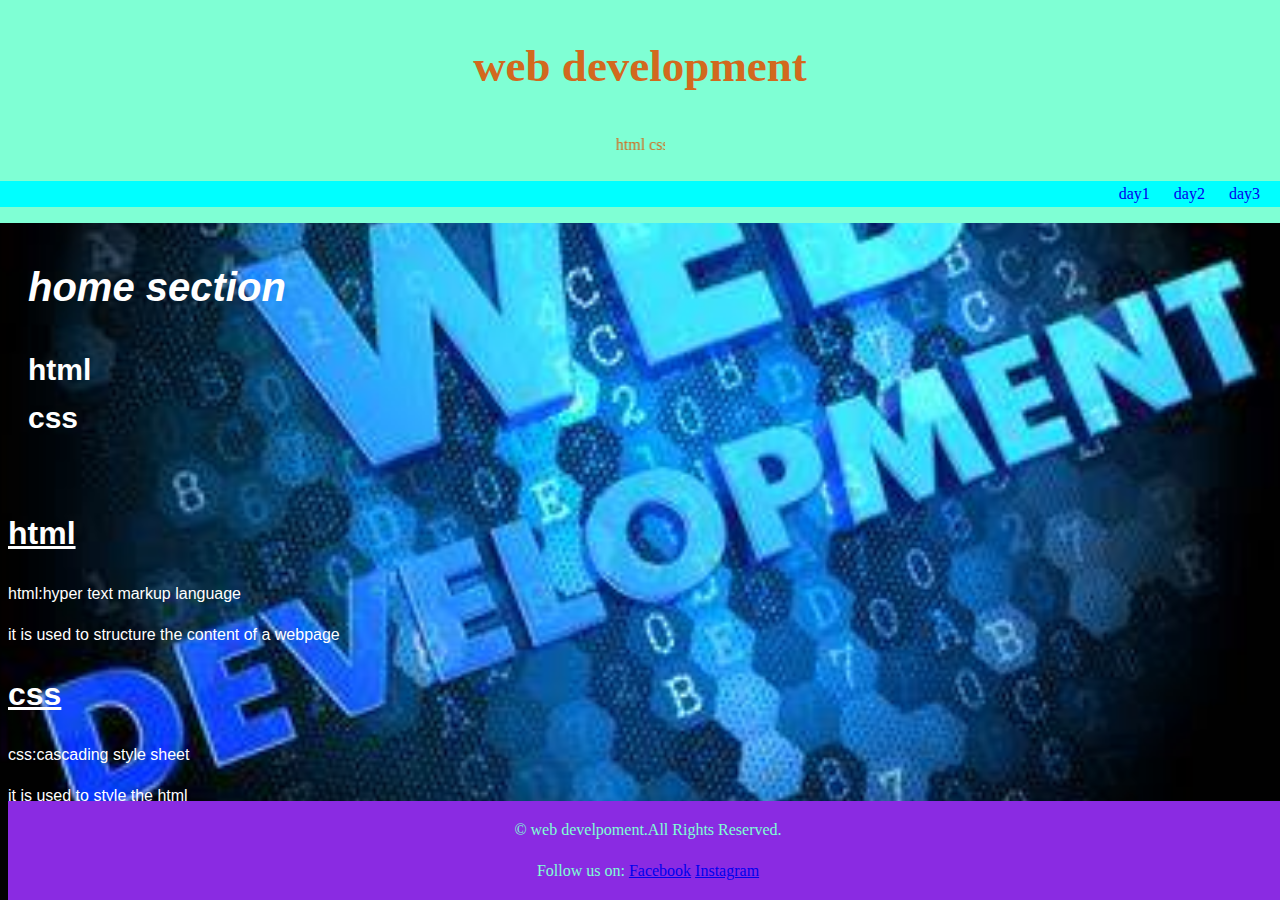
<file: index.html>
<!DOCTYPE html>
<html lang="en">
<head>
    <meta charset="UTF-8">
    <meta name="viewport" content="width=device-width, initial-scale=1.0">
    <title>Document</title>
    
</head>
<link rel="stylesheet" href="styles.css">
<header>
    <h1>web development</h1>
    <marquee width="50" direction="left to right">
        html css 
    </marquee>
    <nav>
        <ul>
            <li><a href="index.html">day1</a></li>
            <li><a href="day2.html"> day2</a></li>
            <li><a href="day3audioandvideo.html"> day3 </a></li>
           
        </ul>
    </nav>
</header>
<body>
    <main>
        <section id="day1">
            <h1><b><i>home section</i></b></h1>
            <h2>html
            <br>css
            </h2>
        </section>
    </main>
    </body>
    <div id="html" type="text">
        <h1><b><u>html</u></b></h1>
        <p>html:hyper text markup language</p>
        <p>it is used to structure the content of a webpage</p>
        </div>
        <div id="css" type="text">
        <h1><b><u>css</u></b></h1>
        <p>css:cascading style sheet</p>
        <p>it is used to style the html</p><br>
        </div>
        <br>
        <br>

        <footer>
        <p>&copy; web develpoment.All Rights Reserved.</p>
        <p>Follow us on: 
            <a href="https://facebook.com">Facebook</a> 
            <a href="https://instagram.com">Instagram</a>
        </p>
        </footer>
</body>
</html>
</file>
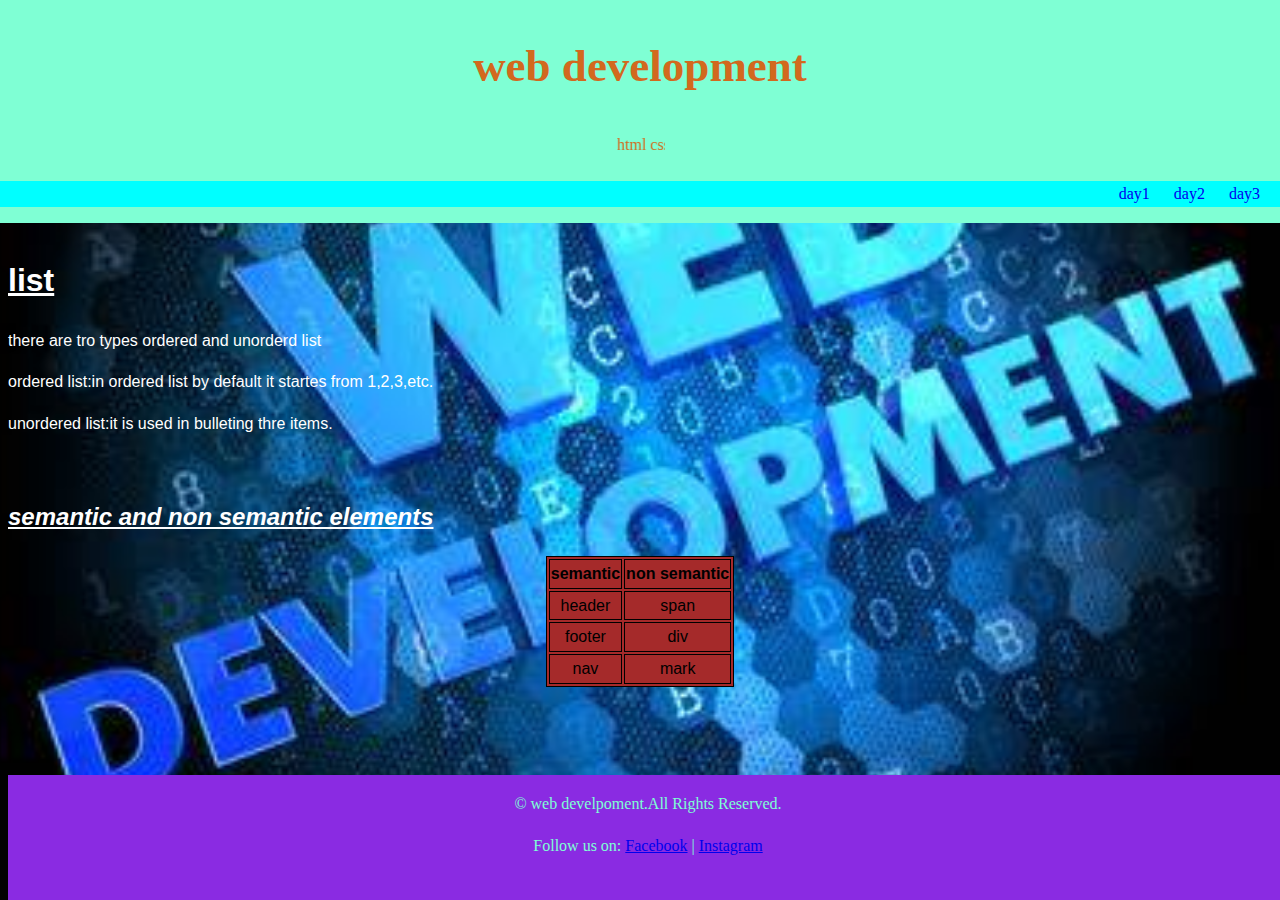
<file: day2.html>
<!DOCTYPE html>
<html lang="en">
<head>
    <meta charset="UTF-8">
    <meta name="viewport" content="width=, initial-scale=1.0">
    <title>Document</title>
</head>
<link rel="stylesheet" href="styles.css">
<header>
    <h1>web development</h1>
    <marquee width="50" direction="left to right">
        html css 
    </marquee>
    <nav>
        <ul>
            <li><a href="index.html">day1</a></li>
            <li><a href="day2.html"> day2</a></li>
            <li><a href="day3audioandvideo.html"> day3 </a></li>
            
        </ul>
    </nav>
</header>
<body>
    <div class="list">
    <br>
    <h1><b><u>list</u></b></h1>
    <p>there are tro types ordered and unorderd list</p>
    <p>ordered list:in ordered list by default it startes from 1,2,3,etc.</p>
    <p>unordered list:it is used in bulleting thre items.</p>
    </div>
    <table style="background-color: brown;">
        <br>
        <h2><b><u><i>semantic and non semantic elements</i></u></b></h2>
        <tr>
            <th>semantic</th>
            <th>non semantic</th>
        </tr>
        <tr>
            <td>header</td>
            <td>span</td>
        </tr>
        <tr>
            <td>footer</td>
            <td>div</td>
        </tr>
        <tr>
            <td>nav</td>
            <td>mark</td>
            </tr>
    </table>
    <style>
        table,th,td{
            h2{
                text-align: center;
            }
            border:1px
            solid black;
            color:black;
            text-align: center;
            margin: auto;
        }
        list{
            text-align: center;
        }
    </style>
    </body>
    <br>
    <br>
    <br>
    <footer>
        <p>&copy; web develpoment.All Rights Reserved.</p>
        <p>Follow us on: 
            <a href="https://facebook.com">Facebook</a> | 
            <a href="https://instagram.com">Instagram</a>
        </p><br>
    </footer>
</html>
</file>
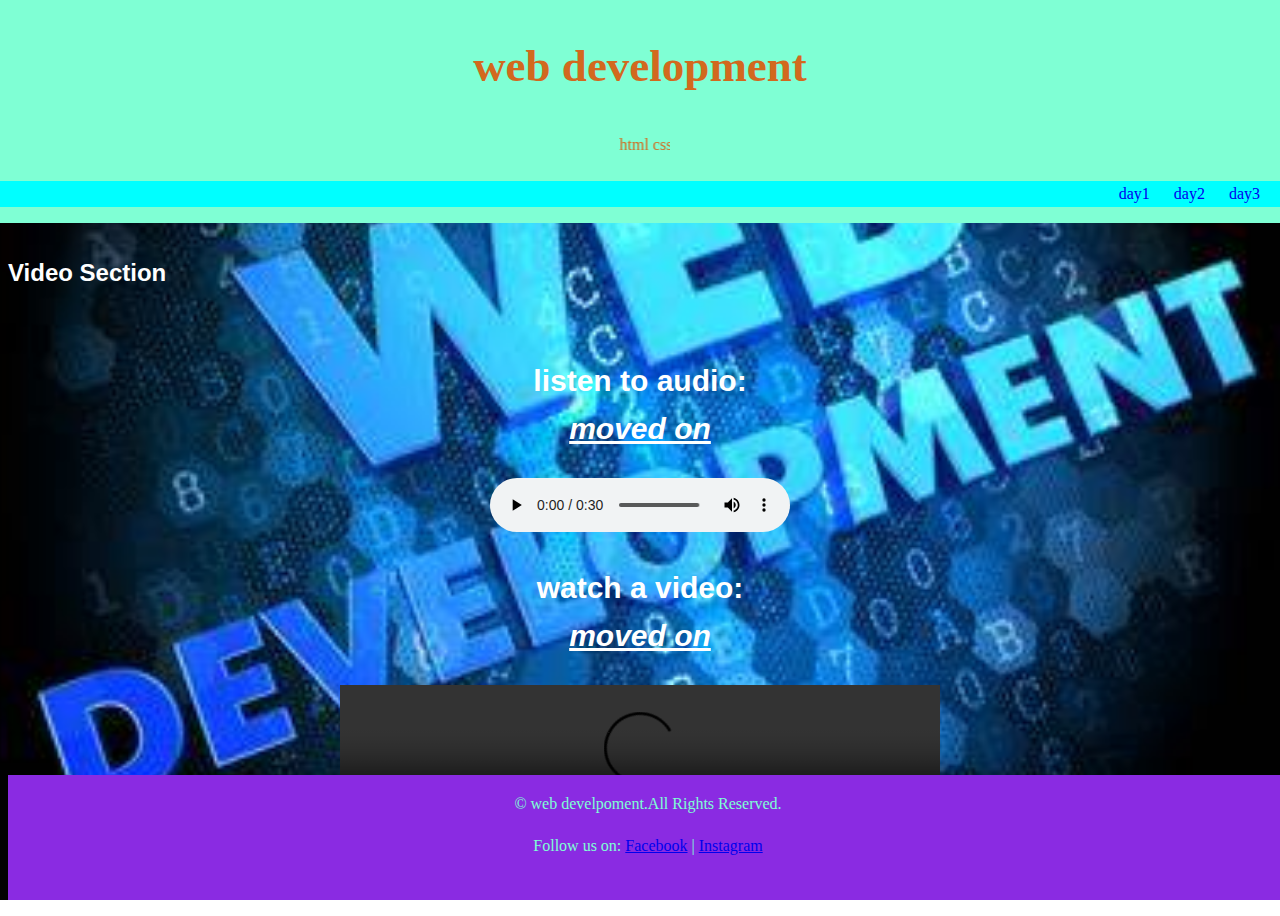
<file: day3audioandvideo.html>
<!DOCTYPE html>
<html lang="en">
<head>
    <meta charset="UTF-8">
    <meta name="viewport" content="width=device-width, initial-scale=1.0">
    <title>Document</title>
    <link rel="stylesheet" href="styles.css">
</head>
<header>
    <h1>web development</h1>
            <marquee width="60" direction="left to right">
                html css 
            </marquee>
                <nav>
                    <ul>
                        <li><a href="index.html">day1</a></li>
                        <li><a href="day2.html"> day2</a></li>
                        <li><a href="day3audioandvideo.html"> day3 </a></li>
                        
                     </ul>
                </nav>
</header>
<link rel="stylesheet" href="styles.css">
<body>
    <br>
        <h2>Video Section</h2>
    <main>
        <section>
            <h2>listen to audio:
                <br>
                <u><i>moved on</i></u>
                <br>
            </h2>
                <audio controls>
                    <source src="Mary on a cross-mobcupe.com.mp3" type="audio/mp3">
                </audio>
        </section>
    
        <section>
            <h2>watch a video:
                <br>
                <u><i>moved on</i></u>
                <br>
            </h2>
            <video width="600" controls>
                <source src="video.mp4" type="video/mp4">
            </video>
            <br>
            <br>
            </section>
            </main>
            <style>
                main{
                    text-align: center;
                }
                main section{
                    display: block;
                    margin: 10px;
                }
            </style>        
            <footer>
                <p>&copy; web develpoment.All Rights Reserved.</p>
                <p>Follow us on: 
                    <a href="https://facebook.com">Facebook</a> | 
                    <a href="https://instagram.com">Instagram</a>
                </p><br>
            </footer>
</body>
</html>
</file>
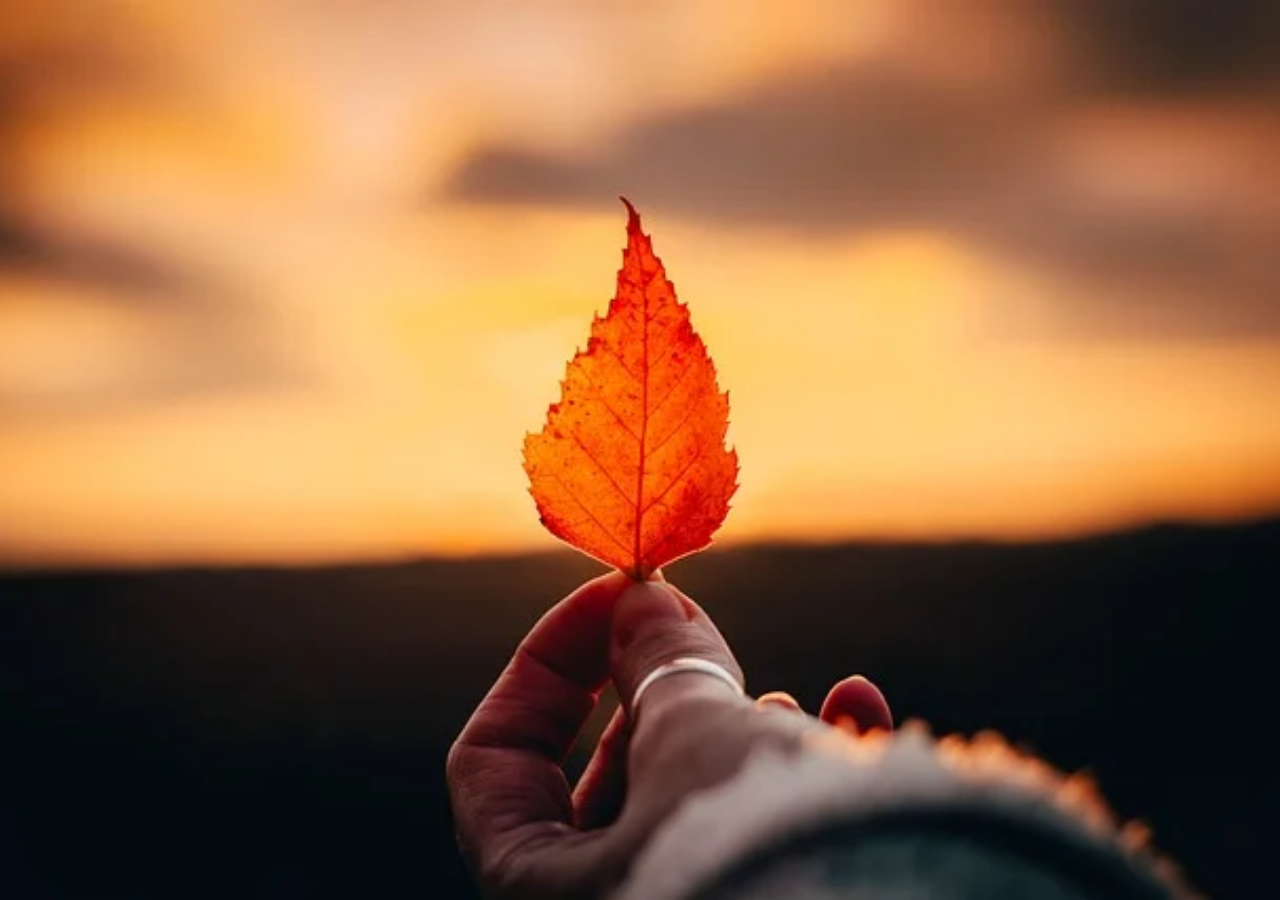
<file: index-1.html>
<!DOCTYPE html>
<html lang="en">
<head>
    <meta charset="UTF-8">
    <meta name="viewport" content="width=<nav>initial-scale=1.0">
    <title>stdio</title>
    <style>
        body {
    font-family: Arial, sans-serif;
    line-height: 1.6;
    padding-top: 200px; 
    background-image: url('123.webp');
    background-size: cover;
    background-position: center;
    background-attachment: fixed;
    color:white;
    img{
        display: block;
        width: 600px;
        margin-left: auto;
        margin-right: auto;
       }
    }
    </style>
</head>
<body>
      
</body>
</html>
</file>
<file: styles.css>
{
    margin: 0;
    padding: 0;
    box-sizing: border-box;
}
body {
    font-family: Arial, sans-serif;
    line-height: 1.6;
    padding-top: 200px; 
    background-image: url('webdev.png');
    background-size: cover;
    background-position: center;
    background-attachment: fixed;
    color:white;
    img{
        display: block;
        width: 600px;
        margin-left: auto;
        margin-right: auto;
       }

header {
    background-color: aquamarine;
    color:chocolate;
    text-align: center;
    font-family: Georgia, 'Times New Roman', Times, serif;
    position:fixed;
    padding:0px;
    width: 100%;
    top:0;
    left:0;
    z-index: 1000;
    h1{
        font-size: 45px;
        font-family: Georgia, 'Times New Roman', Times, serif;
    }
    nav{
        background-color: aqua;
        text-align: end;
    }
}
header nav ul {
    list-style-type: none;
}
header nav ul li {
    display: inline;
    margin-right: 20px;
}
header nav ul li a {
    text-decoration: none;
}

header nav ul li a:hover {
    text-decoration: underline;
}


main {
    padding: 20px;
}
main section {
    h1{
        font-size: 40px;
        text-align: left;
    }
    margin-bottom: 20px;
    h2 {
        font-size: 30px;
    }
}
}
web develpoment{
    h1{
        font-size: 40px;
        text-align: center;
    }
    
    scroll-behavior: smooth; 
    font-family: Arial, sans-serif;
    font-size: 30px;
}
css{
    display: block;
    margin-left: auto;
    margin-right: auto;
    width: 80%;
    h1{
        font-size: 40px;
        text-align: center;
    }
}
footer{
    background-color:blueviolet;
    text-align: center;
    font-family: Georgia, 'Times New Roman', Times, serif;
    position:fixed;
   width:100%;
   bottom:0;
   color:aquamarine;
   padding:0px ;
}
</file>
